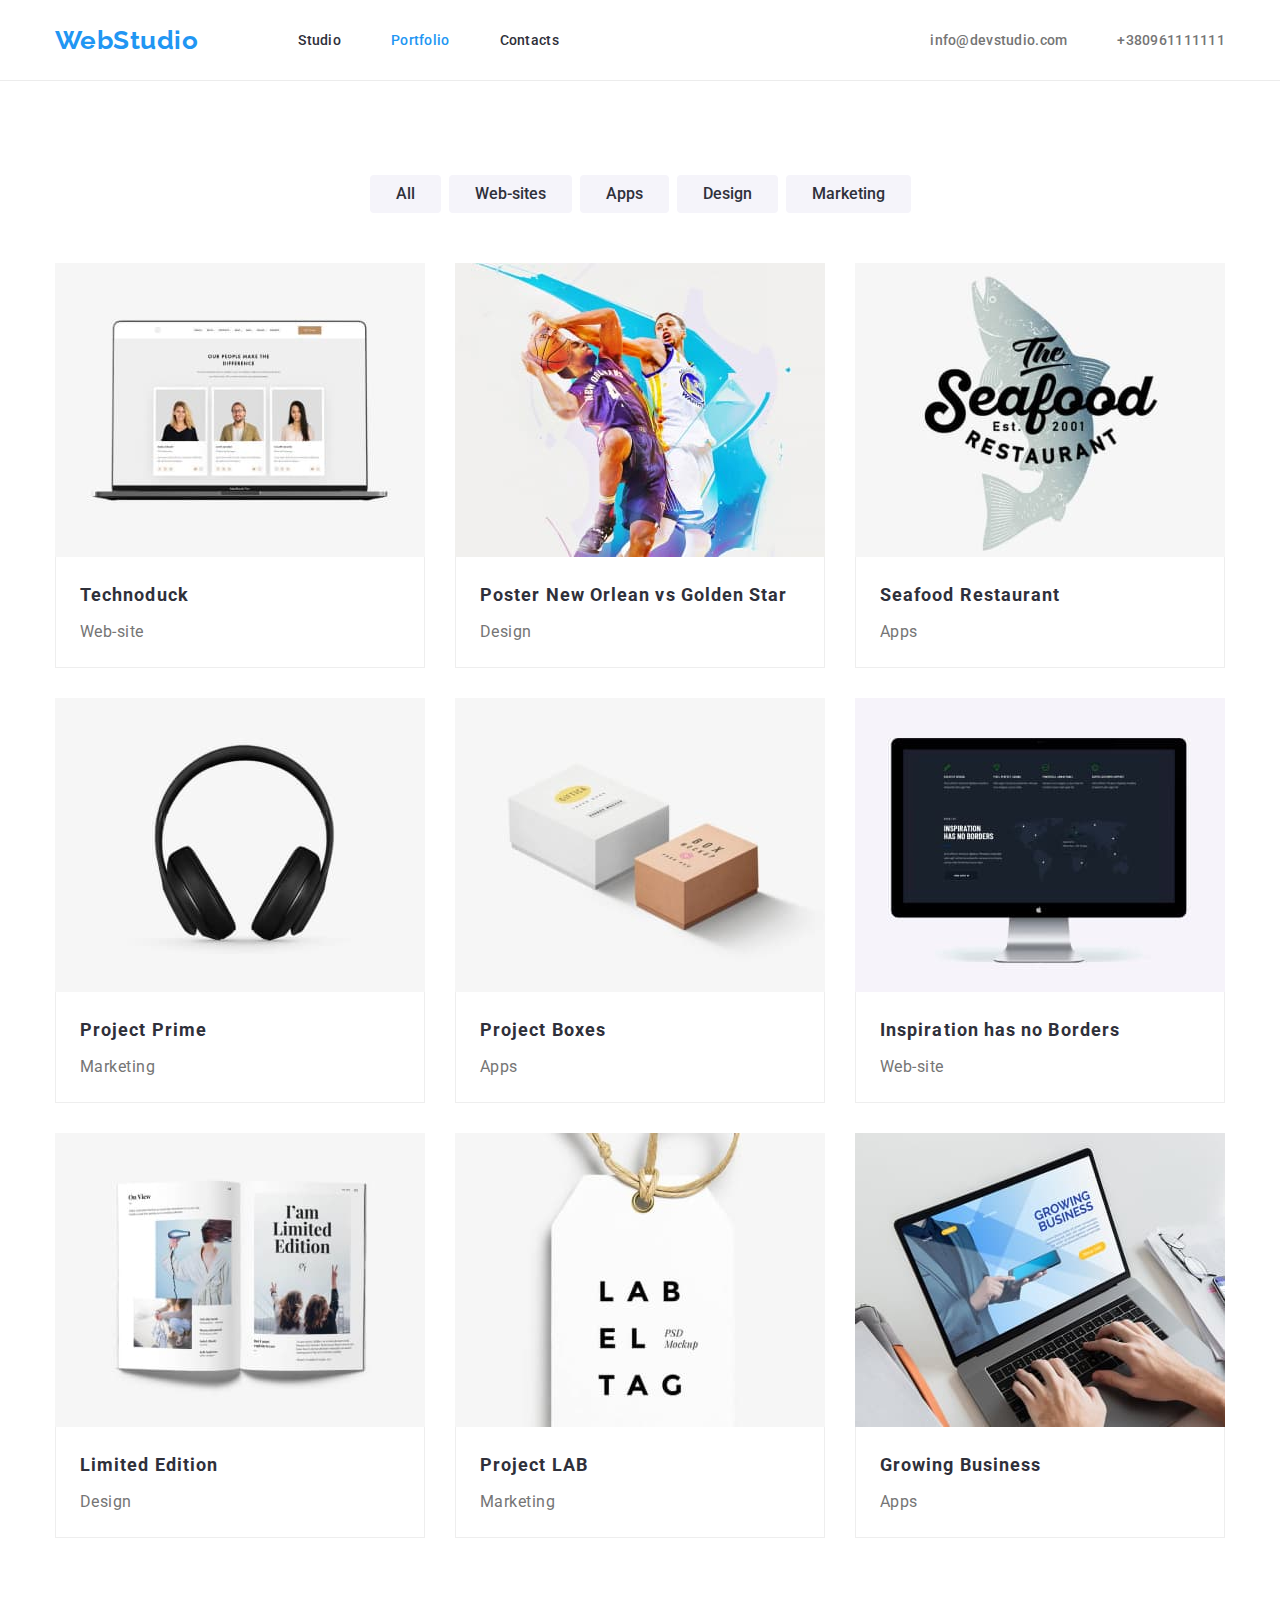
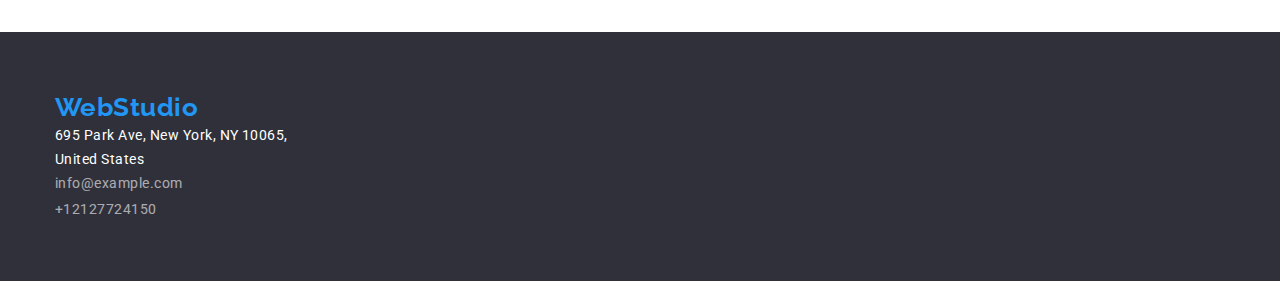
<file: portfolio.html>
<!DOCTYPE html>
<html lang="en">

<head>
    <meta charset="UTF-8">
    <meta http-equiv="X-UA-Compatible" content="IE=edge">
    <meta name="viewport" content="width=device-width, initial-scale=1.0">
    <link rel="stylesheet"
        href="https://cdnjs.cloudflare.com/ajax/libs/modern-normalize/1.1.0/modern-normalize.min.css">
    <link rel="preconnect" href="https://fonts.googleapis.com">
    <link rel="preconnect" href="https://fonts.gstatic.com" crossorigin>
    <link
        href="https://fonts.googleapis.com/css2?family=Raleway:wght@700&family=Roboto:wght@400;500;700;900&display=swap"
        rel="stylesheet">
    <link rel="stylesheet" href="./css/styles.css">
    <title>Portfolio</title>
</head>

<body>
    <header class="header-section">
        <div class="container header-container">
            <a href="./index.html" class="header-logo">WebStudio</a>
            <nav>
                <ul class="navigation-list">
                    <li class="navigation-item">
                        <a class="pages" href="./index.html">Studio</a>
                    </li>
                    <li class="navigation-item">
                        <a class="pages current-page" href="./portfolio.html">Portfolio</a>
                    </li>
                    <li class="navigation-item">
                        <a class="pages" href="#">Contacts</a>
                    </li>
                </ul>
            </nav>
            <ul class="header-contact-list">
                <li class="header-contact-item">
                    <a class="header-contact-link" href="mailto:info@devstudio.com">info@devstudio.com</a>
                </li>
                <li class="header-contact-item">
                    <a class="header-contact-link" href="tel:380961111111">+380961111111</a>
                </li>
            </ul>
        </div>
    </header>
    <main>
        <section class="portfolio-section">
            <div class="container">
                <ul class="button-list">
                    <li class="button-item">
                        <button type="button" class="portfolio-filter">All</button>
                    </li>
                    <li class="button-item">
                        <button type="button" class="portfolio-filter">Web-sites</button>
                    </li>
                    <li class="button-item">
                        <button type="button" class="portfolio-filter">Apps</button>
                    </li>
                    <li class="button-item">
                        <button type="button" class="portfolio-filter">Design</button>
                    </li>
                    <li class="button-item">
                        <button type="button" class="portfolio-filter">Marketing</button>
                    </li>
                </ul>
                <ul class="portfolio-list ">
                    <li class="portfolio-item">
                        <img class="portfolio-image" src="./images/img8portfolio-website.jpg"
                            alt="picture of technoduck website" width="370" height="294">
                        <div class="card-content">
                            <h2 class="portfolio-title">Technoduck</h2>
                            <p class="portfolio-text">Web-site</p>
                        </div>
                    </li>
                    <li class="portfolio-item">
                        <img class="portfolio-image" src="./images/img9portfolio-sport-poster.jpg"
                            alt="picture of sport poster" width="370" height="294">
                        <div class="card-content">
                            <h2 class="portfolio-title">Poster New Orlean vs Golden Star</h2>
                            <p class="portfolio-text">Design</p>
                        </div>
                    </li>
                    <li class="portfolio-item">
                        <img class="portfolio-image" src="./images/img10portfolio-restaurant-app.jpg"
                            alt="picture of restaurant logo" width="370" height="294">
                        <div class="card-content">
                            <h2 class="portfolio-title">Seafood Restaurant</h2>
                            <p class="portfolio-text">Apps</p>
                        </div>
                    </li>
                    <li class="portfolio-item">
                        <img class="portfolio-image" src="./images/img11portfolio-marketing.jpg"
                            alt="picture of head-phones" width="370" height="294">
                        <div class="card-content">
                            <h2 class="portfolio-title">Project Prime</h2>
                            <p class="portfolio-text">Marketing</p>
                        </div>
                    </li>
                    <li class="portfolio-item">
                        <img class="portfolio-image" src="./images/img12portfolio-project-boxes.jpg"
                            alt="picture of personalized boxes" width="370" height="294">
                        <div class="card-content">
                            <h2 class="portfolio-title">Project Boxes</h2>
                            <p class="portfolio-text">Apps</p>
                        </div>
                    <li class="portfolio-item">
                        <img class="portfolio-image" src="./images/img13portfolio-inspiration-website.jpg"
                            alt="picture of inspiration website" width="370" height="294">
                        <div class="card-content">
                            <h2 class="portfolio-title">Inspiration has no Borders</h2>
                            <p class="portfolio-text">Web-site</p>
                        </div>
                    </li>
                    <li class="portfolio-item">
                        <img class="portfolio-image" src="./images/img14portfolio-limited-edition.jpg"
                            alt="picture of magazines" width="370" height="294">
                        <div class="card-content">
                            <h2 class="portfolio-title">Limited Edition</h2>
                            <p class="portfolio-text">Design</p>
                        </div>
                    </li>
                    <li class="portfolio-item">
                        <img class="portfolio-image" src="./images/img15portfolio-project-lab.jpg"
                            alt="picture of tag with logo" width="370" height="294">
                        <div class="card-content">
                            <h2 class="portfolio-title">Project LAB</h2>
                            <p class="portfolio-text">Marketing</p>
                        </div>
                    </li>
                    <li class="portfolio-item">
                        <img class="portfolio-image" src="./images/img16portfolio-growing-business.jpg"
                            alt="picture of growing business app" width="370" height="294">
                        <div class="card-content">
                            <h2 class="portfolio-title">Growing Business</h2>
                            <p class="portfolio-text">Apps</p>
                        </div>
                    </li>
                </ul>
            </div>
        </section>
    </main>
    <footer class="footer-section">
        <div class="container">
            <a class="footer-logo" href="./index.html">WebStudio</a>
            <address class="footer-addres">
                <a class="footer-addres-addres" href="https://goo.gl/maps/dAtSncTWALTyisYv6">
                    695 Park Ave, New York, NY 10065,<br> United States
                </a>
                <ul>
                    <li class="footer-contacts-item">
                        <a class="footer-contacts" href="mailto:info@example.com">info@example.com</a>
                    </li>
                    <li class="footer-contacts-item">
                        <a class="footer-contacts" href="tel:12127724150">+12127724150</a>
                    </li>
                </ul>
            </address>
        </div>
    </footer>
</body>
</html>
</file>
<file: css/styles.css>
/* General Styles */
:root {
    --main-text-color: #2F303A;
    --secondary-title-color: #ffff;
    --link-color: #2196F3;
    --accent-color: #2196F3;
    --contact-color: #757575;
    --secondary-text-color: #757575;
    --background-color: #ffff;
    --footer-color: #2F303A;
    --portfolio-button-color: #F5F4FA;
    --portfolio-button-text: #212121;
    --card-gap: 30px;
}

h1,
h2,
h3,
h4,
h5,
h6,
p {
    margin-top: 0;
    margin-bottom: 0;
}

body {
    font-family: 'Roboto', sans-serif;
    font-weight: 500;
    letter-spacing: 0.03em;
    color: var(--main-text-color);
    margin: 0;

}

ul {
    list-style: none;
    padding-left: 0;
    margin-top: 0;
    margin-bottom: 0;
}

a {
    text-decoration: none;
}

img {
    display: block;
    max-width: 100%;
    height: auto;
}

.container {
    width: 1200px;
    padding-left: 15px;
    padding-right: 15px;
    margin: 0 auto;
}

/*HEADER */

.header-section {
    border-bottom: 1px solid #ECECEC;

}

.header-container {
    display: flex;
    align-items: center;
}

.header-logo {
    color: var(--accent-color);
    text-decoration: none;
    font-family: 'Raleway', sans-serif;
    font-weight: 700;
    font-size: 26px;
    line-height: calc(31/26);
    margin-right: 100px;


}

.navigation-list {
    display: flex;
    align-items: center;
}

.navigation-item:not(:last-child) {
    margin-right: 50px;
}

.pages {
    color: var(--main-text-color);
    font-size: 14px;
    letter-spacing: 0.02em;
    line-height: calc(16/14);
    display: block;
    padding-top: 32px;
    padding-bottom: 32px;
}

.pages:hover,
.pages:focus {
    color: var(--link-color);
}

.header-contact-list {
    display: flex;
    align-items: center;
    margin-left: auto;
}

.header-contact-item:not(:last-child) {
    margin-right: 50px;
}


.current-page {
    color: var(--link-color);

}

.header-contact-link {
    color: var(--contact-color);
    font-weight: 500;
    font-size: 14px;
    line-height: calc(16/14);
    letter-spacing: 0.02em;
    display: block;
    padding-top: 32px;
    padding-bottom: 32px;
}

.header-contact-link:hover,
.header-contact-link:focus {
    color: var(--link-color);
    font-weight: 500;
}

/* HERO */
.hero-section {
    background-color: #2F303A;
    width: 100%;
    padding-top: 200px;
    padding-bottom: 280px;
    align-items: center;
}

.hero-container {
    align-items: center;
    display: flex;
    flex-direction: column;
}



.hero-title {
    font-weight: 900;
    font-size: 44px;
    line-height: calc(60/44);
    text-align: center;
    letter-spacing: 0.06em;
    color: var(--secondary-title-color);
    margin-bottom: 30px;
}

.hero-button {
    font-weight: 700;
    font-size: 16px;
    line-height: calc(30/16);
    text-align: center;
    letter-spacing: 0.06em;
    color: var(--secondary-title-color);
    background-color: var(--link-color);
    cursor: pointer;
    display: block;
    align-items: center;
    border-radius: 4px;
    padding: 10px 20px;
    border: none;
    box-shadow: 0px 4px 4px rgba(0, 0, 0, 0.15);


}

.hero-button:hover,
.hero-button:focus {
    background-color: darkblue;
}

/* FEATURES  */
.hide {
    position: absolute;
    width: 1px;
    height: 1px;
    margin: -1px;
    border: 0;
    padding: 0;
    white-space: nowrap;
    clip-path: inset(100%);
    clip: rect(0 0 0 0);
    overflow: hidden;
}

.features-section {
    padding-top: 94px;
    padding-bottom: 94px;
}

.features-list {
    display: flex;
    justify-content: center;
}

.features-item:not(:last-child) {
    margin-right: 30px;
}

.features-item {
    width: 270px;
}

.features {
    font-weight: 700;
    font-size: 14px;
    line-height: calc(16/14);
    text-transform: uppercase;
    color: var(--main-text-color);
    padding-bottom: 10px;
}

.features-text {

    font-weight: 400;
    font-size: 14px;
    line-height: calc(24/14);
    color: var(--secondary-text-color);
}

/* DO */
.do {
    padding-top: 0;
}

.section-title {
    font-weight: 700;
    font-size: 36px;
    line-height: calc(42/36);
    text-align: center;
    color: var(--main-text-color);
    padding-bottom: 50px;
}

.what-we-do-images {
    display: flex;
}

.do-item:not(:last-child) {
    margin-right: 30px;

}

/* TEAM */
.team-members {
    background-color: #F5F4FA;
    padding-top: 94px;
    padding-bottom: 94px;
}

.team-list {
    display: flex;
    justify-content: center;

}

.team-item {
    width: 270px;
    box-shadow: 0px 1px 3px rgba(0, 0, 0, 0.12), 0px 1px 1px rgba(0, 0, 0, 0.14), 0px 2px 1px rgba(0, 0, 0, 0.2);
    border-radius: 0px 0px 4px 4px;
}

.team-item:not(:last-child) {
    margin-right: 30px;
}

.team-item-description {
    background-color: #ffff;
    padding-top: 30px;
    padding-bottom: 30px;
    text-align: center;
}


.team-title {
    font-size: 16px;
    line-height: calc(19/16);
    text-align: center;
    color: var(--main-text-color);
    margin-bottom: 10px;
}

.team-text {
    font-weight: 400;
    font-size: 16px;
    line-height: calc(19/16);
    text-align: center;
    color: var(--secondary-text-color);
}

/* FOOTER */
.footer-section {
    background-color: var(--footer-color);
    padding-top: 60px;
    padding-bottom: 60px;
}

.footer-logo {
    color: var(--accent-color);
    text-decoration: none;
    font-family: 'Raleway', sans-serif;
    font-weight: 700;
    font-size: 26px;
    line-height: calc(31/26);
    margin-bottom: 9px;
}

.footer-addres {
    font-style: normal;
}

.footer-addres-addres {
    font-weight: 400;
    font-size: 14px;
    line-height: calc(24/14);
    color: var(--secondary-title-color);
    margin-bottom: 2px;
}

.footer-contacts-item:not(:last-child) {
    margin-bottom: 2px;

}

.footer-contacts {
    font-weight: 400;
    font-size: 14px;
    line-height: calc(24/14);
    color: var(--secondary-title-color);
    opacity: 0.6;
}

/* PORTFOLIO BUTTONS SECTION */
.portfolio-section {
    padding-top: 94px;
    padding-bottom: 94px;
}

.button-list {
    display: flex;
    justify-content: center;
    align-items: center;
    margin-bottom: 50px;
}

.button-item:not(:last-child) {
    margin-right: 8px;

}



.portfolio-filter {
    font-family: 'Roboto', sans-serif;
    color: var(--portfolio-text-color);
    cursor: pointer;
    border: none;
    font-weight: 500;
    font-size: 16px;
    line-height: calc(26/16);
    text-align: center;
    display: block;
    border-radius: 4px;
    padding: 6px 26px;
    background-color: #F5F4FA;

}

.portfolio-filter:hover,
.portfolio-filter:focus {
    color: var(--secondary-title-color);
    background-color: var(--link-color);
    box-shadow: 0px 4px 4px rgba(0, 0, 0, 0.1), 0px 1px 2px rgba(0, 0, 0, 0.08), 0px 2px 2px rgba(0, 0, 0, 0.12);
}

/* PORTFOLIO PROJECTS SECTION */

.portfolio-list {
    display: flex;
    flex-wrap: wrap;
    margin-top: calc(-1 * var(--card-gap));
    margin-left: calc(-1 * var(--card-gap));
}

.portfolio-item {
    flex-basis: calc(100% / 3 - var(--card-gap));
    margin-left: var(--card-gap);
    margin-top: var(--card-gap);
}

.card-content {
    padding: 20px 24px;
    border-left: 1px solid #eeeeee;
    border-right: 1px solid #eeeeee;
    border-bottom: 1px solid #eeeeee;
}

.portfolio-title {
    font-weight: 700;
    font-size: 18px;
    line-height: 2;
    letter-spacing: 0.06em;
    color: var(--main-text-color);
}

.portfolio-text {
    font-weight: 400;
    font-size: 16px;
    line-height: 1.88;
    color: var(--secondary-text-color);
    margin-top: 4px;
}

.team-title {
    font-size: 16px;
    line-height: calc(19/16);
    text-align: center;
    color: var(--main-text-color);
    margin-bottom: 10px;
}
</file>
